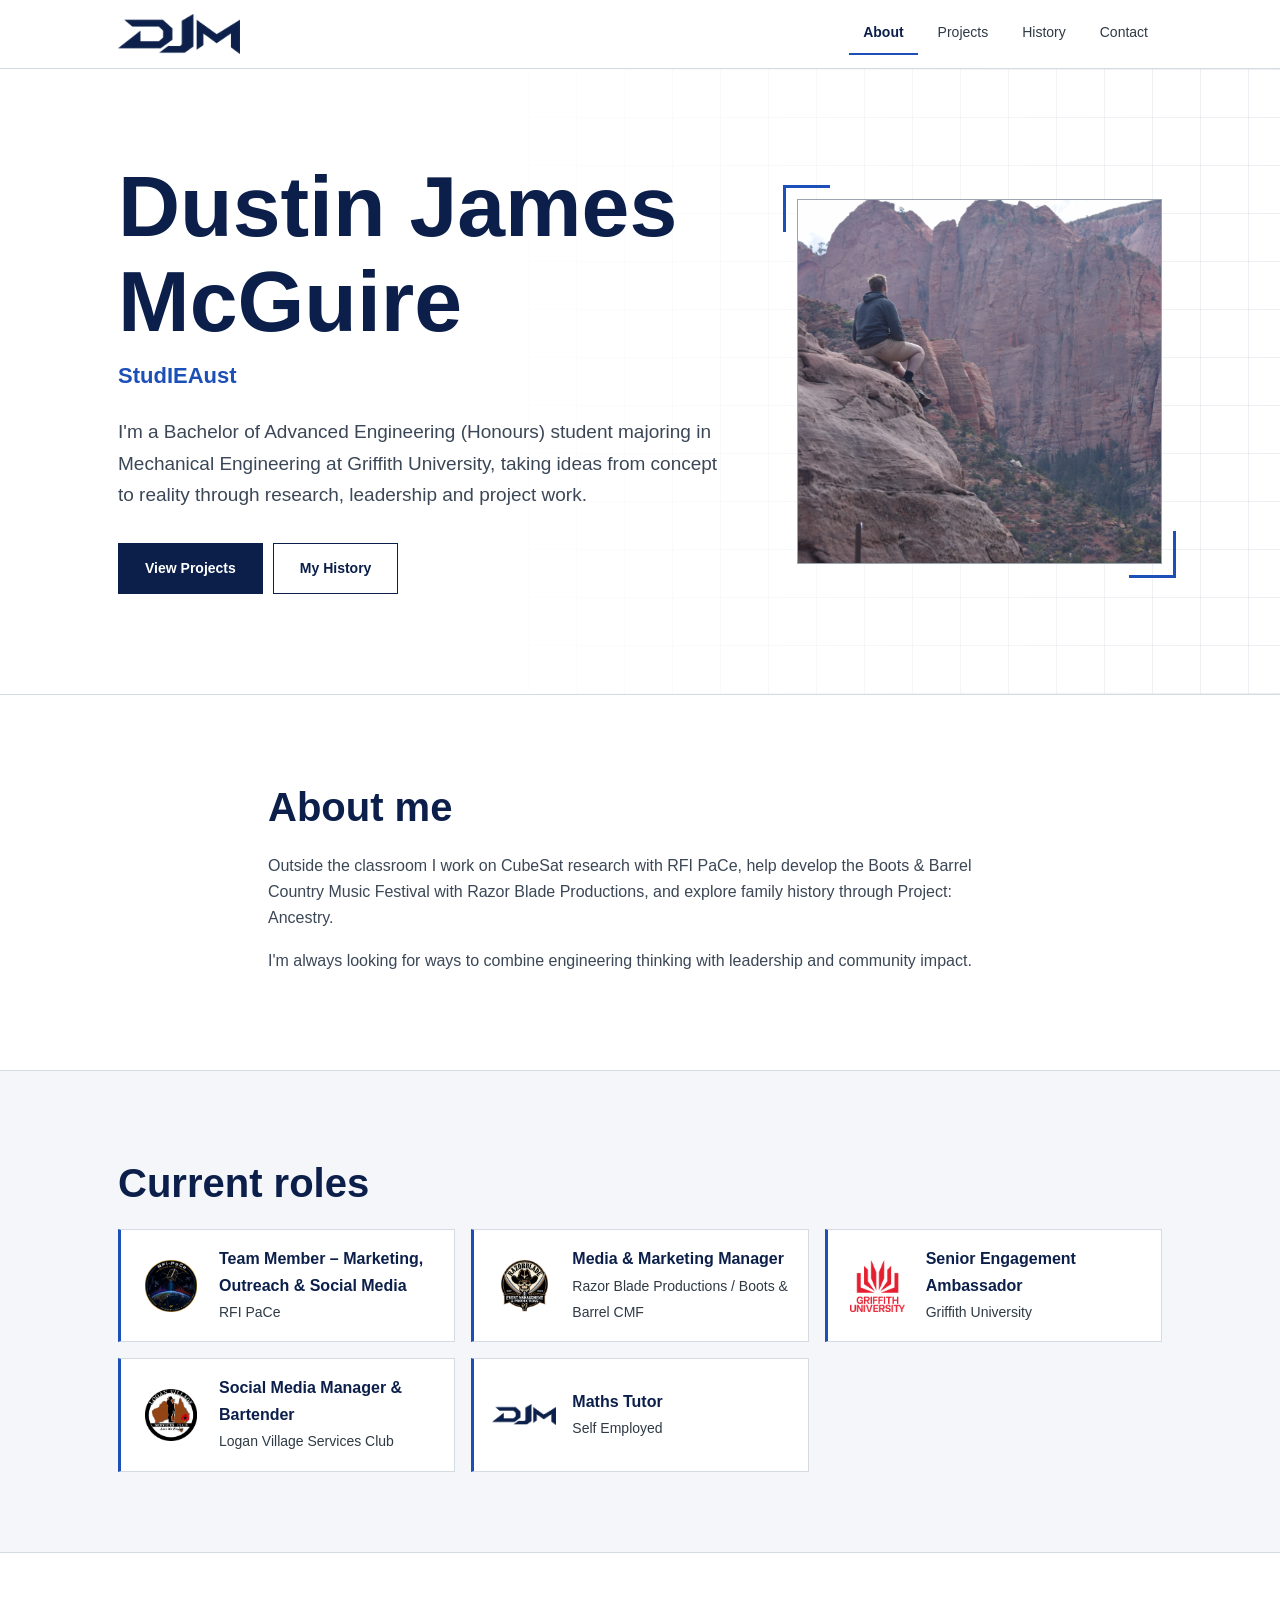
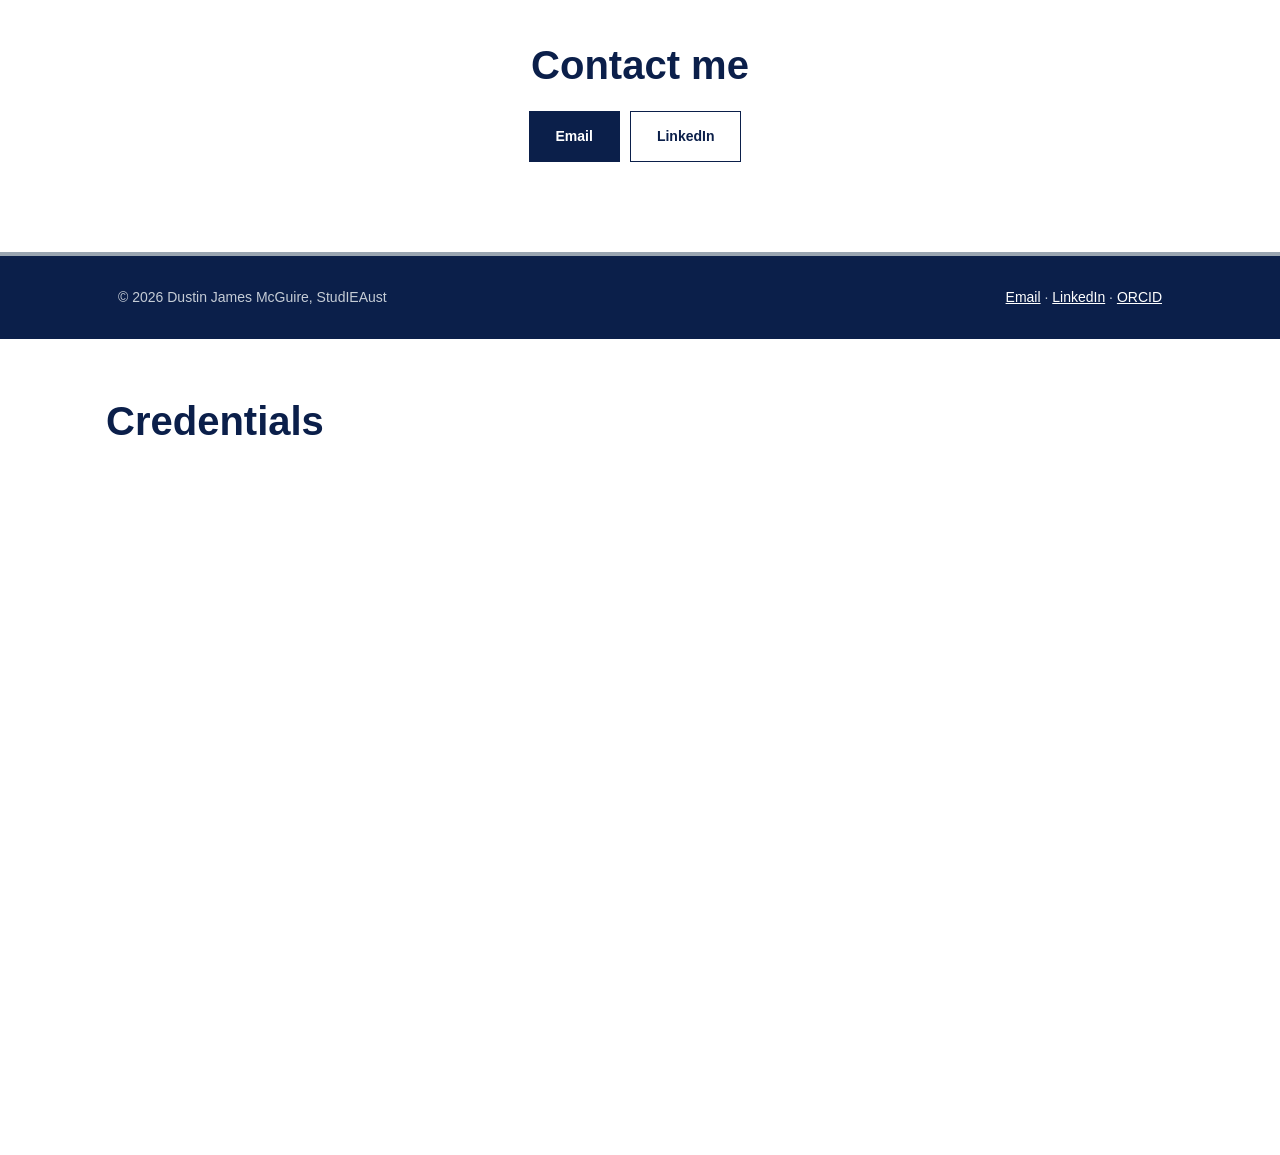
<file: index.html>
<!DOCTYPE html>
<html lang="en"><head><meta charset="UTF-8"><meta name="viewport" content="width=device-width, initial-scale=1.0">
<title>Dustin James McGuire, StudIEAust</title>
<link rel="stylesheet" href="style.css"></head>
<body data-root="" data-page="about">

<section class="hero"><div class="wrap"><div>
<h1>Dustin James<br>McGuire</h1><p class="post">StudIEAust</p>
<p class="lead">I'm a Bachelor of Advanced Engineering (Honours) student majoring in Mechanical Engineering at Griffith University, taking ideas from concept to reality through research, leadership and project work.</p>
<a class="btn p" href="projects/index.html">View Projects</a><a class="btn s" href="history/index.html">My History</a></div>
<div class="photo"><img src="assets/profile.JPG" alt="Dustin James McGuire"></div></div></section>

<section class="s"><div class="wrap" style="max-width:800px"><h2>About me</h2>
<p>Outside the classroom I work on CubeSat research with RFI PaCe, help develop the Boots &amp; Barrel Country Music Festival with Razor Blade Productions, and explore family history through Project: Ancestry.</p>
<p>I'm always looking for ways to combine engineering thinking with leadership and community impact.</p></div></section>

<section class="s alt"><div class="wrap"><h2>Current roles</h2><div class="roles">
<div class="role"><img src="assets/logos/rfi-pace.png" alt=""><div><strong>Team Member &ndash; Marketing, Outreach &amp; Social Media</strong><span>RFI PaCe</span></div></div>
<div class="role"><img src="assets/logos/rbp.png" alt=""><div><strong>Media &amp; Marketing Manager</strong><span>Razor Blade Productions / Boots &amp; Barrel CMF</span></div></div>
<div class="role"><img src="assets/logos/griffith.png" alt=""><div><strong>Senior Engagement Ambassador</strong><span>Griffith University</span></div></div>
<div class="role"><img src="assets/logos/lvsc.png" alt=""><div><strong>Social Media Manager &amp; Bartender</strong><span>Logan Village Services Club</span></div></div>
<div class="role"><img src="assets/logos/tutor.png" alt=""><div><strong>Maths Tutor</strong><span>Self Employed</span></div></div>
</div></div></section>
<section class="s"><div class="wrap contact"><h2>Contact me</h2>
<a class="btn p" href="mailto:dustinjmcguire@gmail.com">Email</a><a class="btn s" href="https://www.linkedin.com/in/du57y/" target="_blank" rel="noopener">LinkedIn</a></div></section>
<script src="data/history.js"></script><script src="render.js"></script><script src="site.js"></script>
  <section id="credentials" style="max-width:1100px;margin:60px auto;padding:0 16px">
  <h2>Credentials</h2>
  <iframe
    src="https://du57y-7.github.io/CredDex/?u=dustin_mcguire&embed=1"
    title="Dustin's credentials"
    loading="lazy"
    style="width:100%;height:620px;border:0"></iframe>
  </section>
</body></html>
</file>
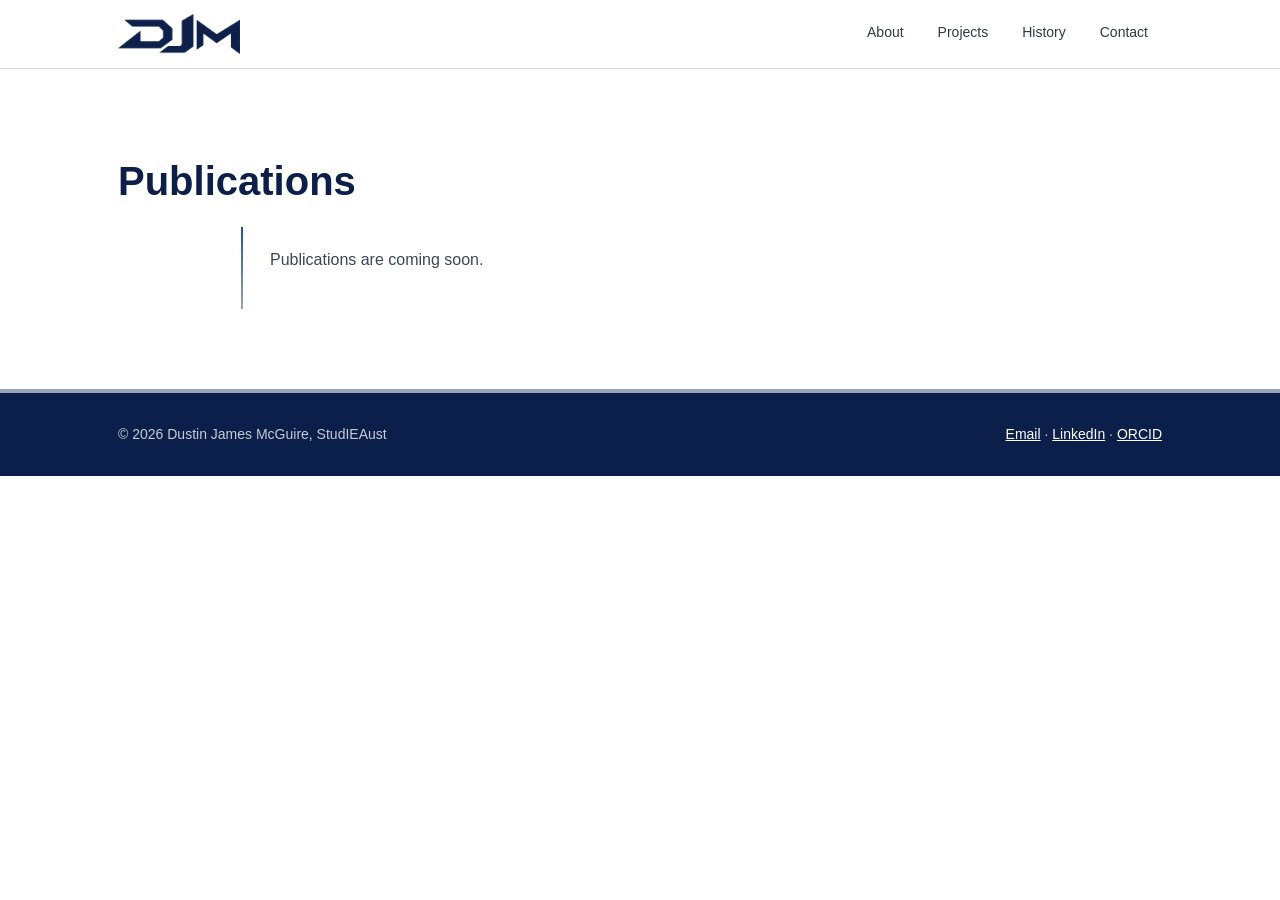
<file: _hidden_publications/index.html>
<!DOCTYPE html>
<html lang="en"><head><meta charset="UTF-8"><meta name="viewport" content="width=device-width, initial-scale=1.0">
<title>Publications | Dustin James McGuire</title><meta name="robots" content="noindex">
<link rel="stylesheet" href="../style.css"></head>
<body data-root="../" data-page="publications">

<section class="s"><div class="wrap"><h2>Publications</h2><div class="tl" id="pubs"></div></div></section>
<script src="../data/history.js"></script><script src="publications.js"></script><script src="render-publications.js"></script><script src="../site.js"></script>
</body></html>
</file>
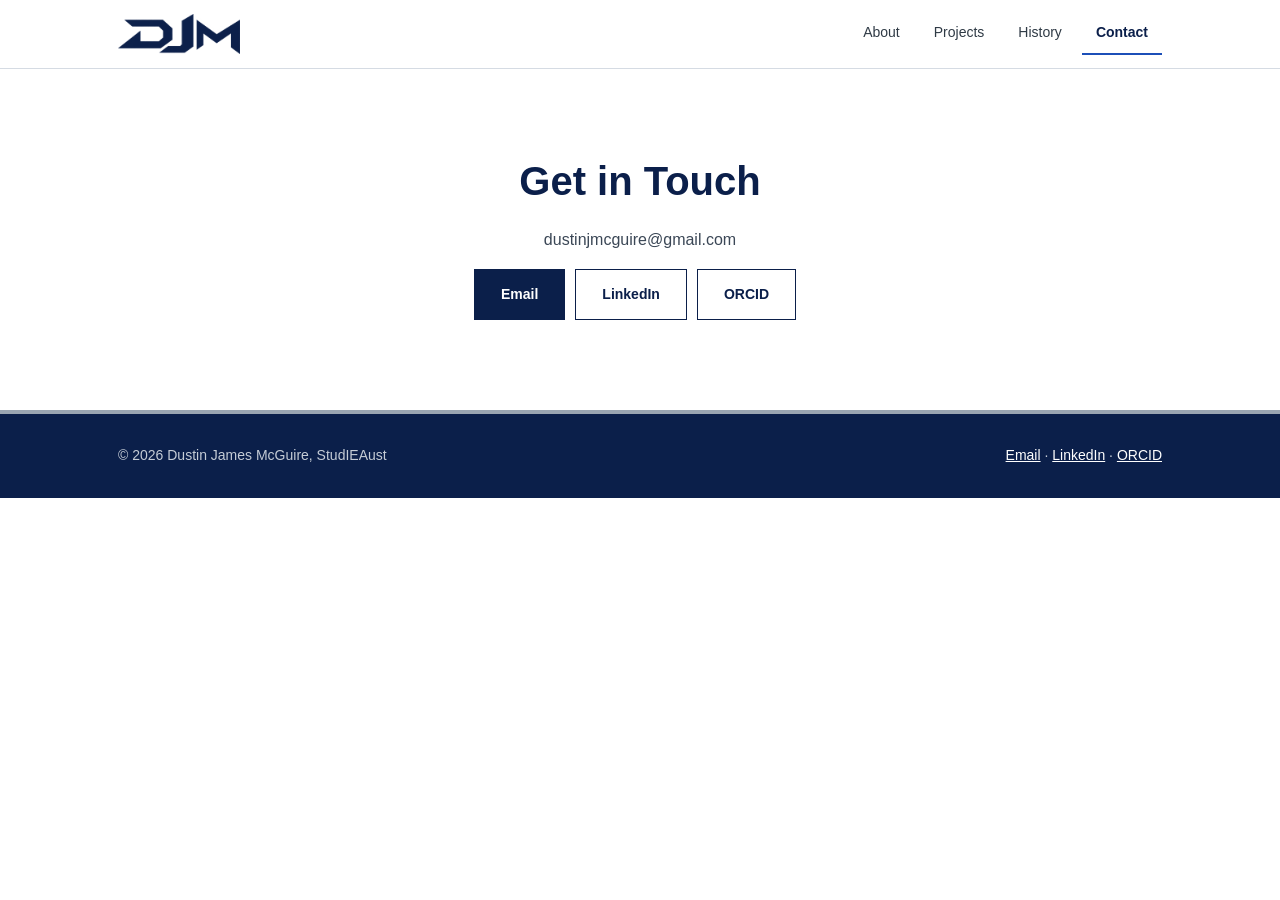
<file: contact/index.html>
<!DOCTYPE html>
<html lang="en"><head><meta charset="UTF-8"><meta name="viewport" content="width=device-width, initial-scale=1.0">
<title>Contact | Dustin James McGuire</title>
<link rel="stylesheet" href="../style.css"></head>
<body data-root="../" data-page="contact">

<section class="s"><div class="wrap contact"><h2>Get in Touch</h2>
<p>dustinjmcguire@gmail.com</p><a class="btn p" href="mailto:dustinjmcguire@gmail.com">Email</a><a class="btn s" href="https://www.linkedin.com/in/du57y/" target="_blank" rel="noopener">LinkedIn</a><a class="btn s" href="https://orcid.org/0009-0005-3889-661X" target="_blank" rel="noopener">ORCID</a></div></section>
<script src="../data/history.js"></script><script src="../render.js"></script><script src="../site.js"></script>
</body></html>
</file>
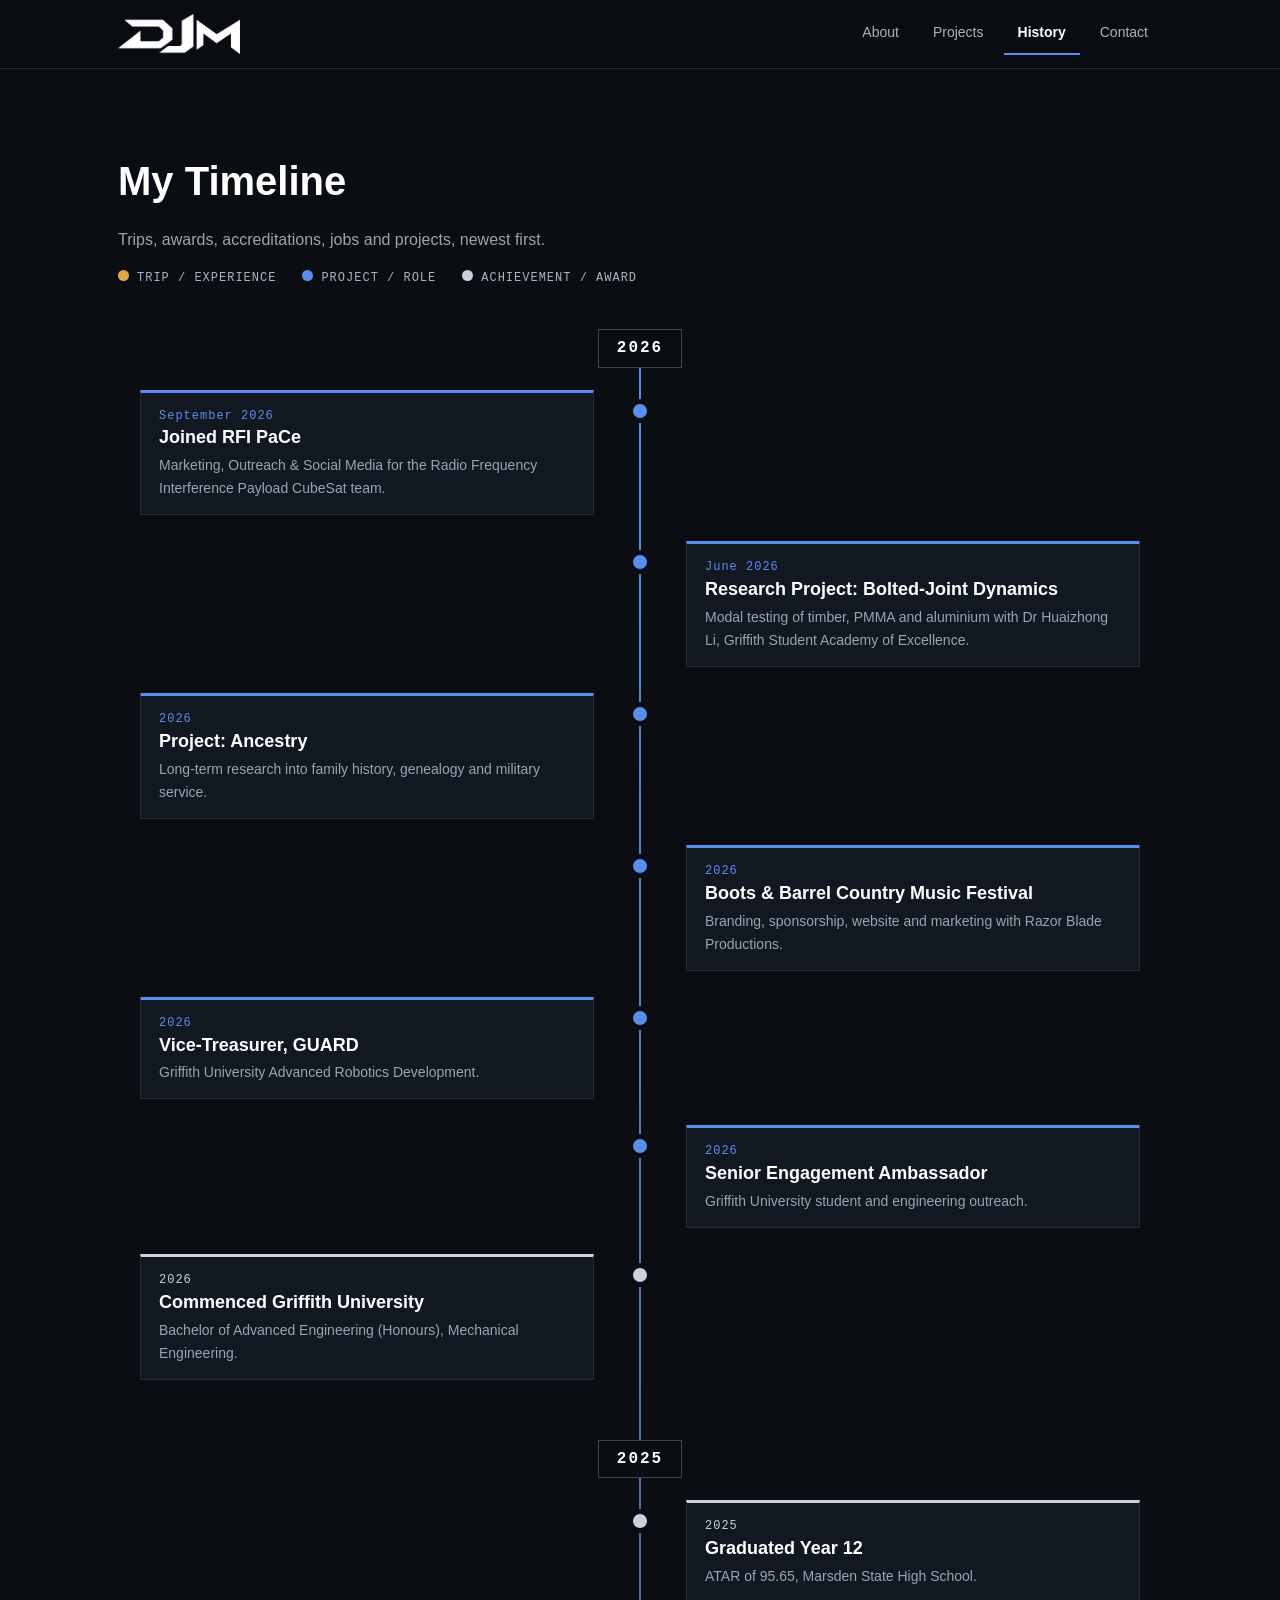
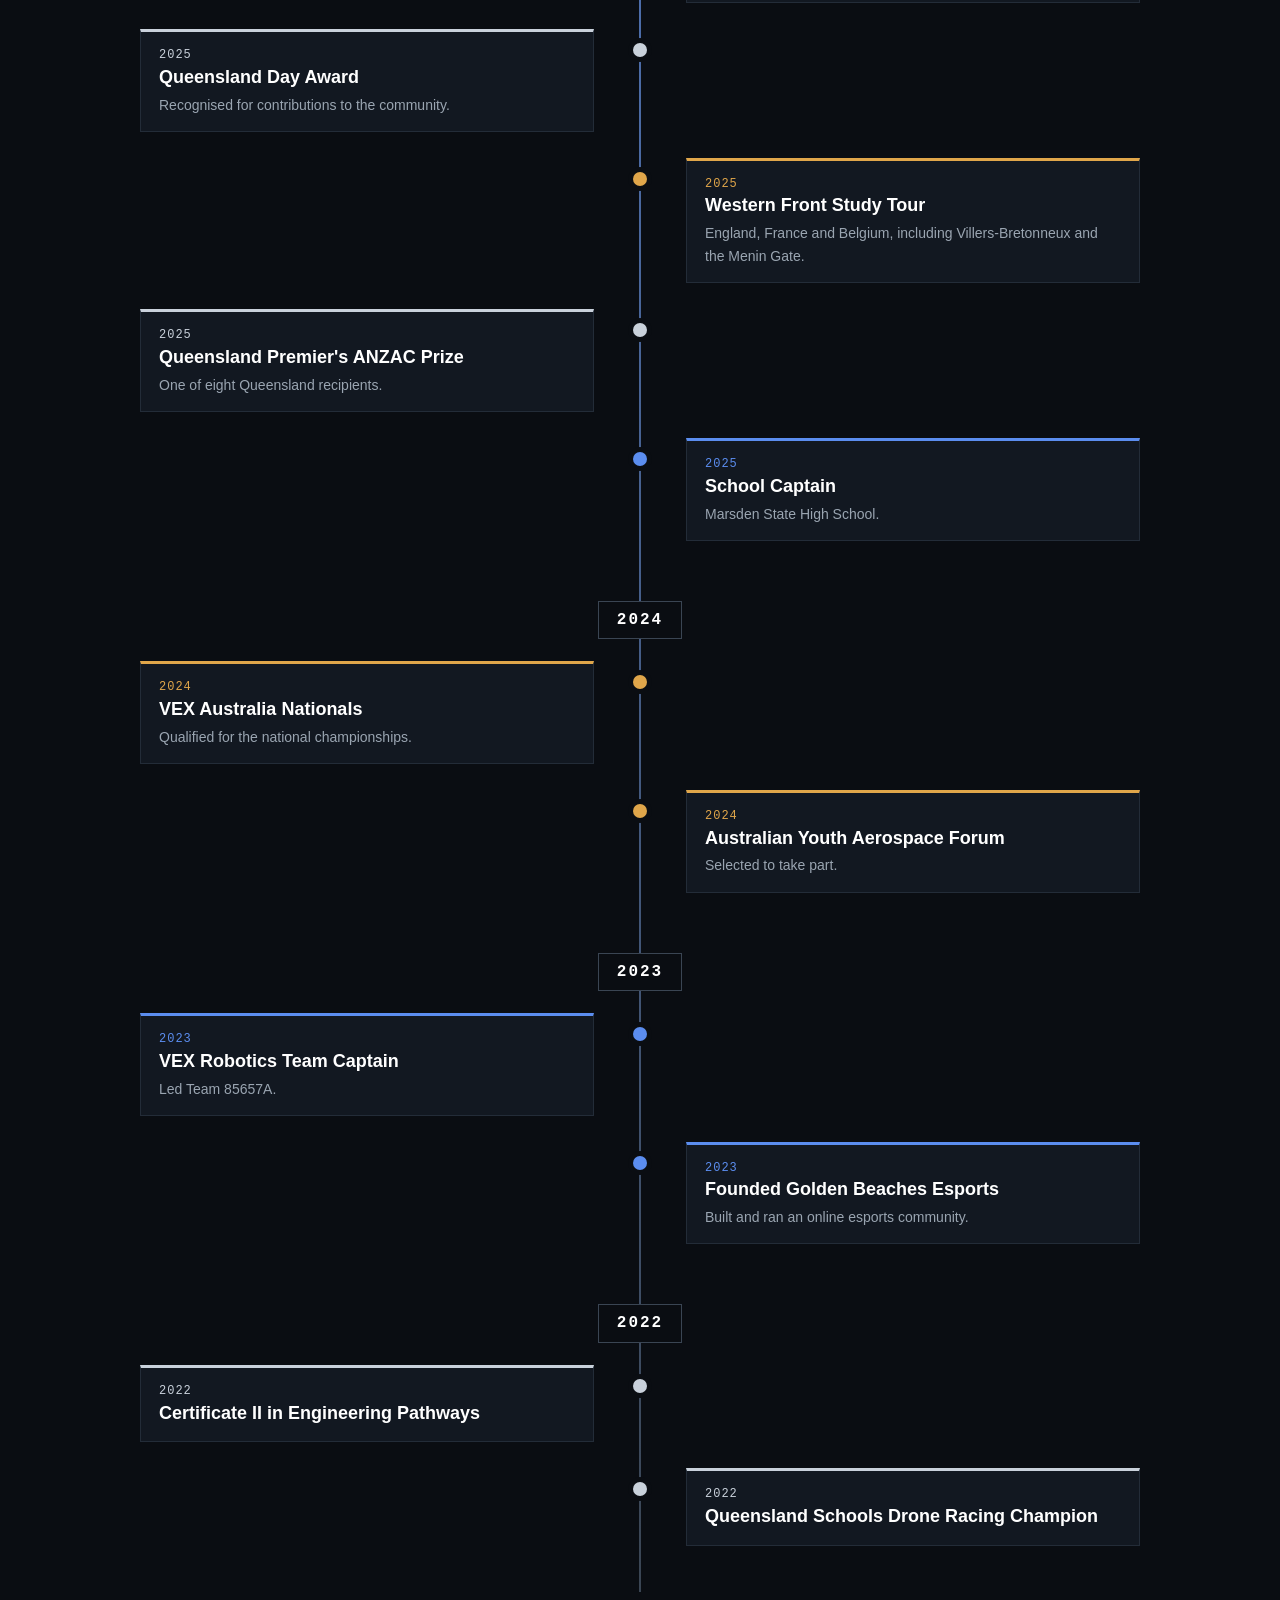
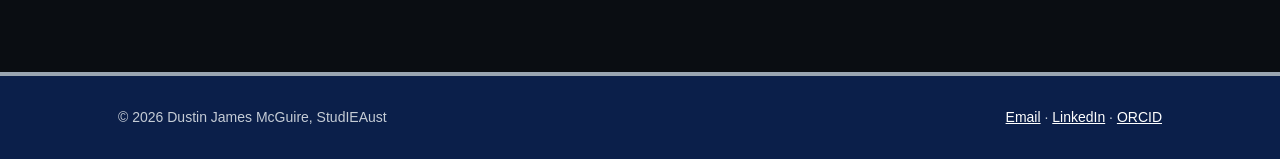
<file: history/index.html>
<!DOCTYPE html>
<html lang="en"><head><meta charset="UTF-8"><meta name="viewport" content="width=device-width, initial-scale=1.0">
<title>History | Dustin James McGuire</title>
<link rel="stylesheet" href="../style.css"></head>
<body class="dark" data-root="../" data-page="history">

<section class="s"><div class="wrap"><h2>My Timeline</h2>
<p>Trips, awards, accreditations, jobs and projects, newest first.</p><div class="key"><span><i style="--c:#e0a64a"></i>Trip / experience</span><span><i style="--c:#5b8def"></i>Project / role</span><span><i style="--c:#c9d1db"></i>Achievement / award</span></div><div class="tl2" id="timeline"></div></div></section>
<script src="../data/history.js"></script><script src="../render.js"></script><script src="../site.js"></script>
</body></html>
</file>
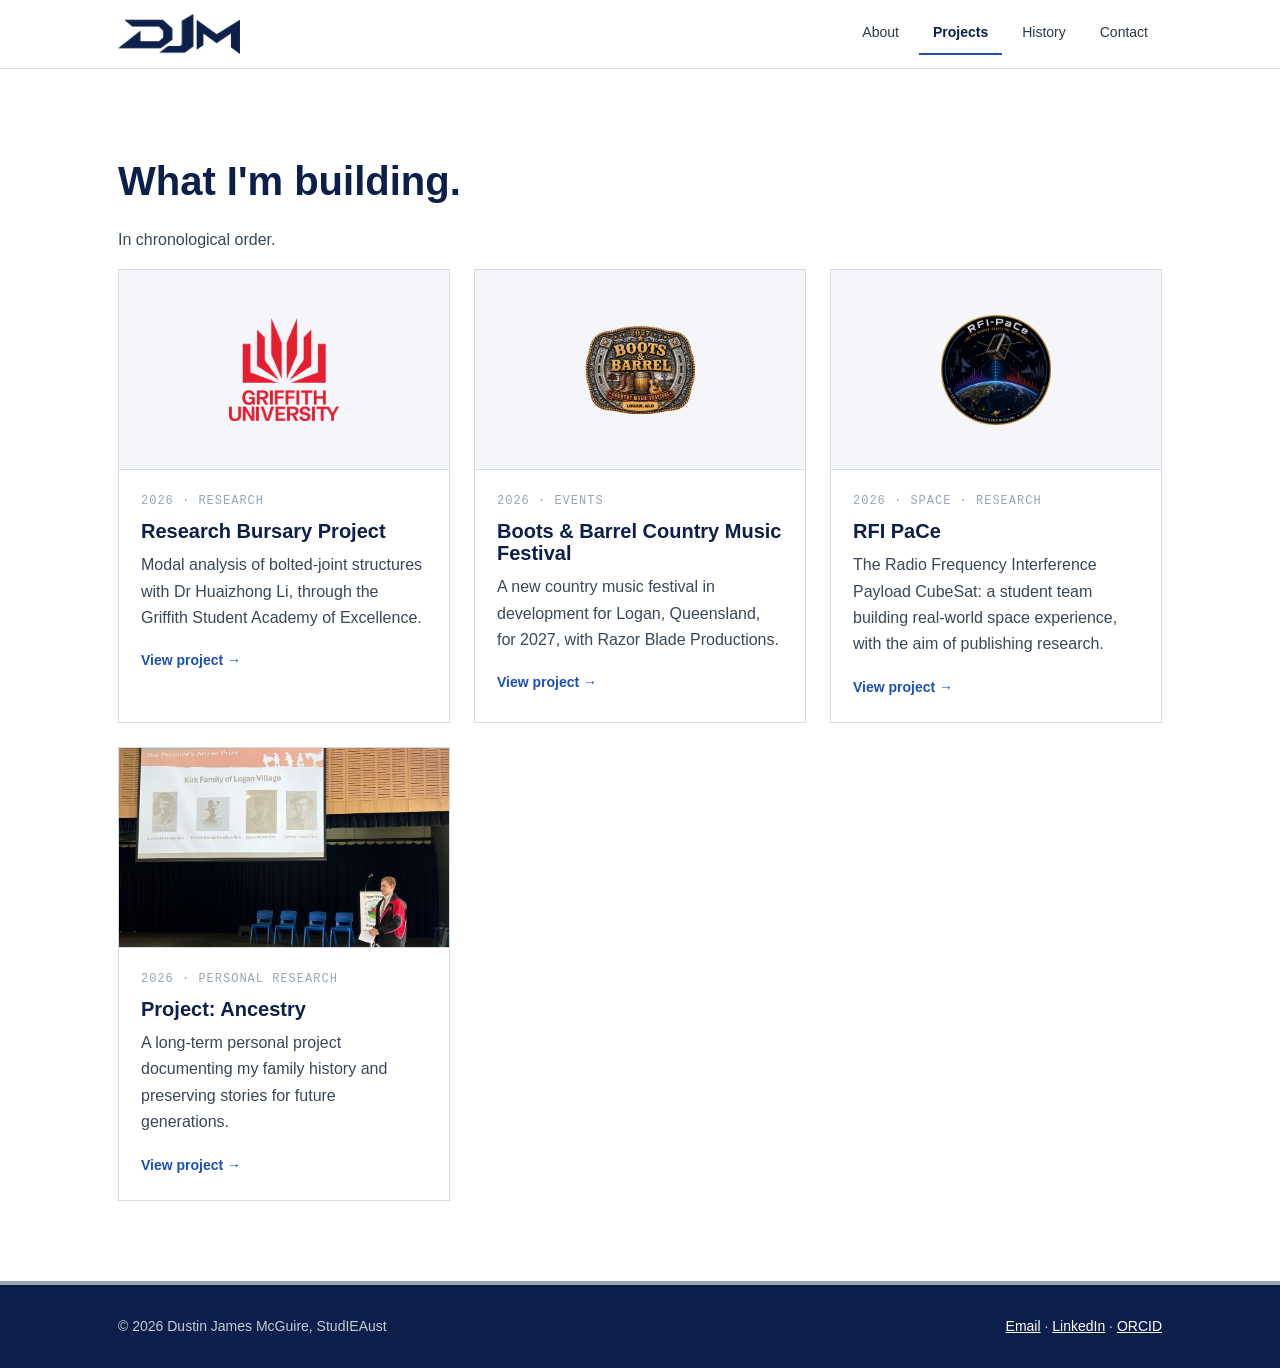
<file: projects/index.html>
<!DOCTYPE html>
<html lang="en"><head><meta charset="UTF-8"><meta name="viewport" content="width=device-width, initial-scale=1.0">
<title>Projects | Dustin James McGuire</title>
<link rel="stylesheet" href="../style.css"></head>
<body data-root="../" data-page="projects">

<section class="s"><div class="wrap"><h2>What I'm building.</h2><p>In chronological order.</p><div class="cards">
<a class="card" href="research.html"><div class="logo-tile"><img src="../assets/logos/griffith.png" alt=""></div><div class="b"><div class="meta">2026 · RESEARCH</div><h3>Research Bursary Project</h3><p>Modal analysis of bolted-joint structures with Dr Huaizhong Li, through the Griffith Student Academy of Excellence.</p><span class="go">View project →</span></div></a>
<a class="card" href="boots-and-barrel.html"><div class="logo-tile"><img src="../assets/logos/boots-and-barrel.png" alt=""></div><div class="b"><div class="meta">2026 · EVENTS</div><h3>Boots &amp; Barrel Country Music Festival</h3><p>A new country music festival in development for Logan, Queensland, for 2027, with Razor Blade Productions.</p><span class="go">View project →</span></div></a>
<a class="card" href="rfi-pace.html"><div class="logo-tile"><img src="../assets/logos/rfi-pace.png" alt=""></div><div class="b"><div class="meta">2026 · SPACE · RESEARCH</div><h3>RFI PaCe</h3><p>The Radio Frequency Interference Payload CubeSat: a student team building real-world space experience, with the aim of publishing research.</p><span class="go">View project →</span></div></a>
<a class="card" href="project-ancestry.html"><img src="../assets/project-ancestry.JPG" alt=""><div class="b"><div class="meta">2026 · PERSONAL RESEARCH</div><h3>Project: Ancestry</h3><p>A long-term personal project documenting my family history and preserving stories for future generations.</p><span class="go">View project →</span></div></a>
</div></div></section>
<script src="../data/history.js"></script><script src="../render.js"></script><script src="../site.js"></script>
</body></html>
</file>
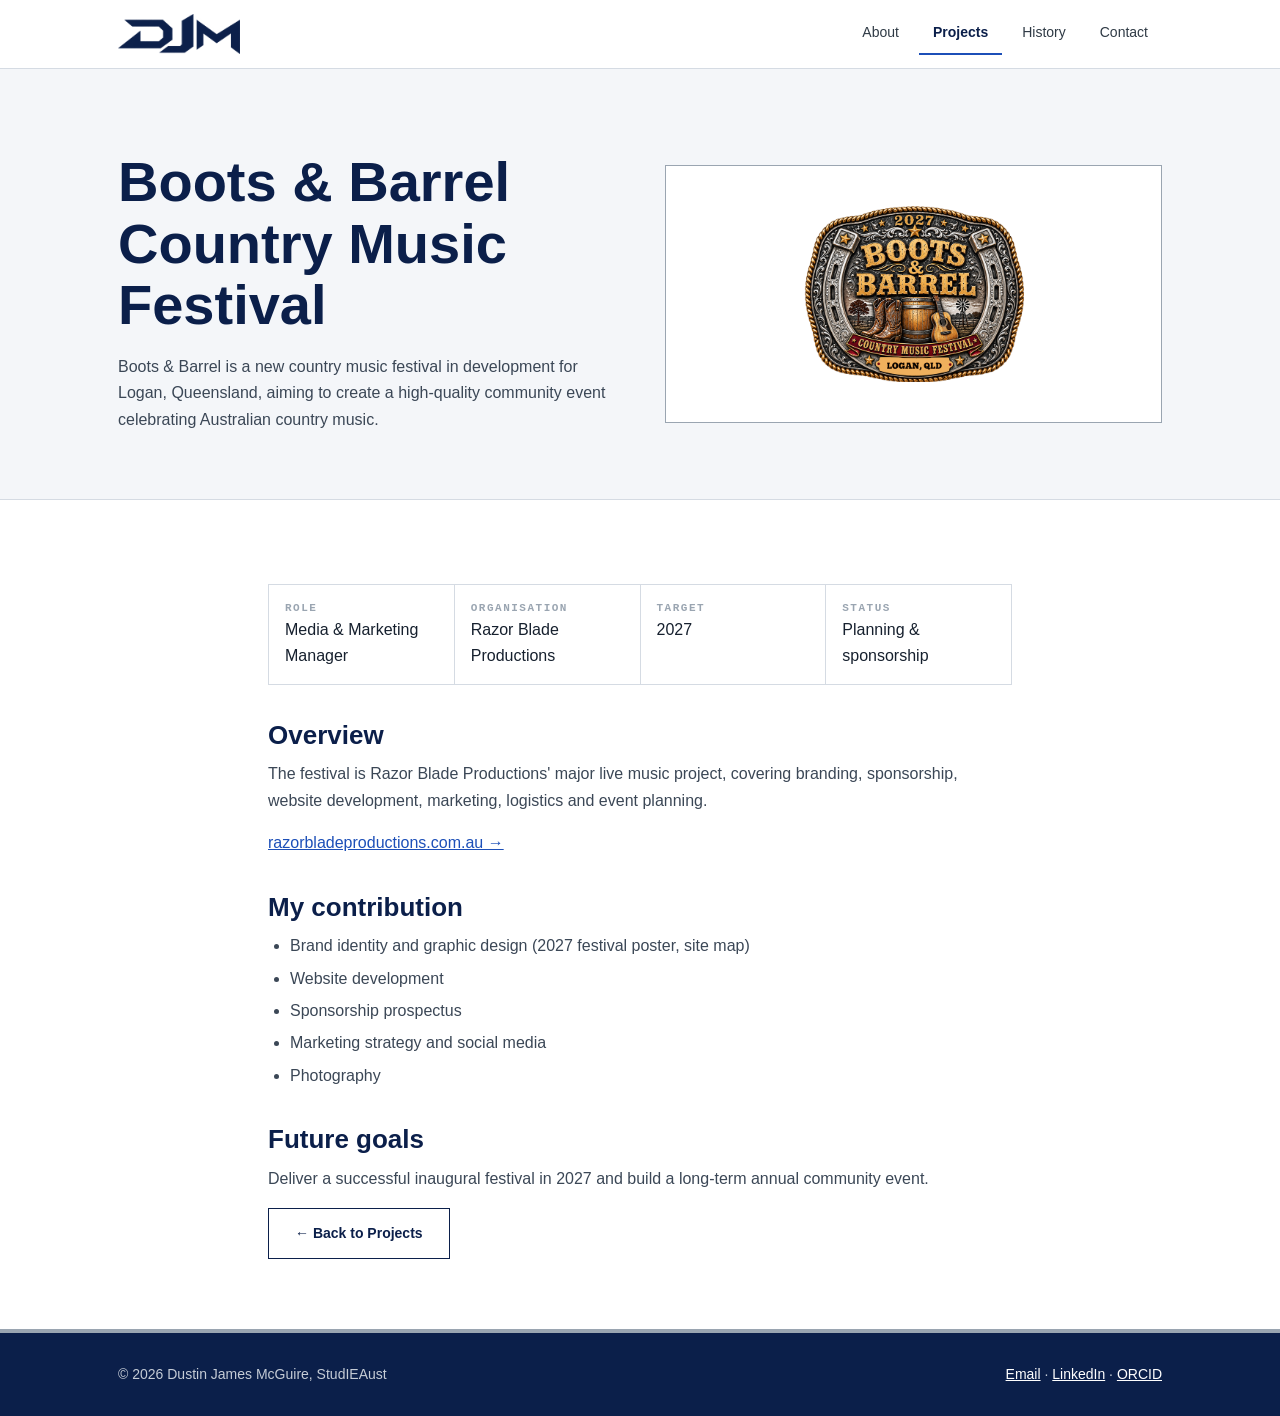
<file: projects/boots-and-barrel.html>
<!DOCTYPE html>
<html lang="en"><head><meta charset="UTF-8"><meta name="viewport" content="width=device-width, initial-scale=1.0">
<title>Boots &amp; Barrel Country Music Festival | Dustin James McGuire</title>
<link rel="stylesheet" href="../style.css"></head>
<body data-root="../" data-page="projects">

<section class="phead"><div class="wrap"><div><h1>Boots &amp; Barrel Country Music Festival</h1><p>Boots &amp; Barrel is a new country music festival in development for Logan, Queensland, aiming to create a high-quality community event celebrating Australian country music.</p></div><div class="logo-tile"><img src="../assets/logos/boots-and-barrel.png" alt="Boots &amp; Barrel Country Music Festival"></div></div></section>
<section class="body"><div class="facts"><div><b>Role</b>Media &amp; Marketing Manager</div><div><b>Organisation</b>Razor Blade Productions</div><div><b>Target</b>2027</div><div><b>Status</b>Planning &amp; sponsorship</div></div><h2>Overview</h2><p>The festival is Razor Blade Productions' major live music project, covering branding, sponsorship, website development, marketing, logistics and event planning.</p><p><a href="https://razorbladeproductions.com.au" target="_blank" rel="noopener">razorbladeproductions.com.au →</a></p><h2>My contribution</h2><ul><li>Brand identity and graphic design (2027 festival poster, site map)</li><li>Website development</li><li>Sponsorship prospectus</li><li>Marketing strategy and social media</li><li>Photography</li></ul><h2>Future goals</h2><p>Deliver a successful inaugural festival in 2027 and build a long-term annual community event.</p><a class="btn s" href="index.html">← Back to Projects</a></section>
<script src="../data/history.js"></script><script src="../render.js"></script><script src="../site.js"></script>
</body></html>
</file>
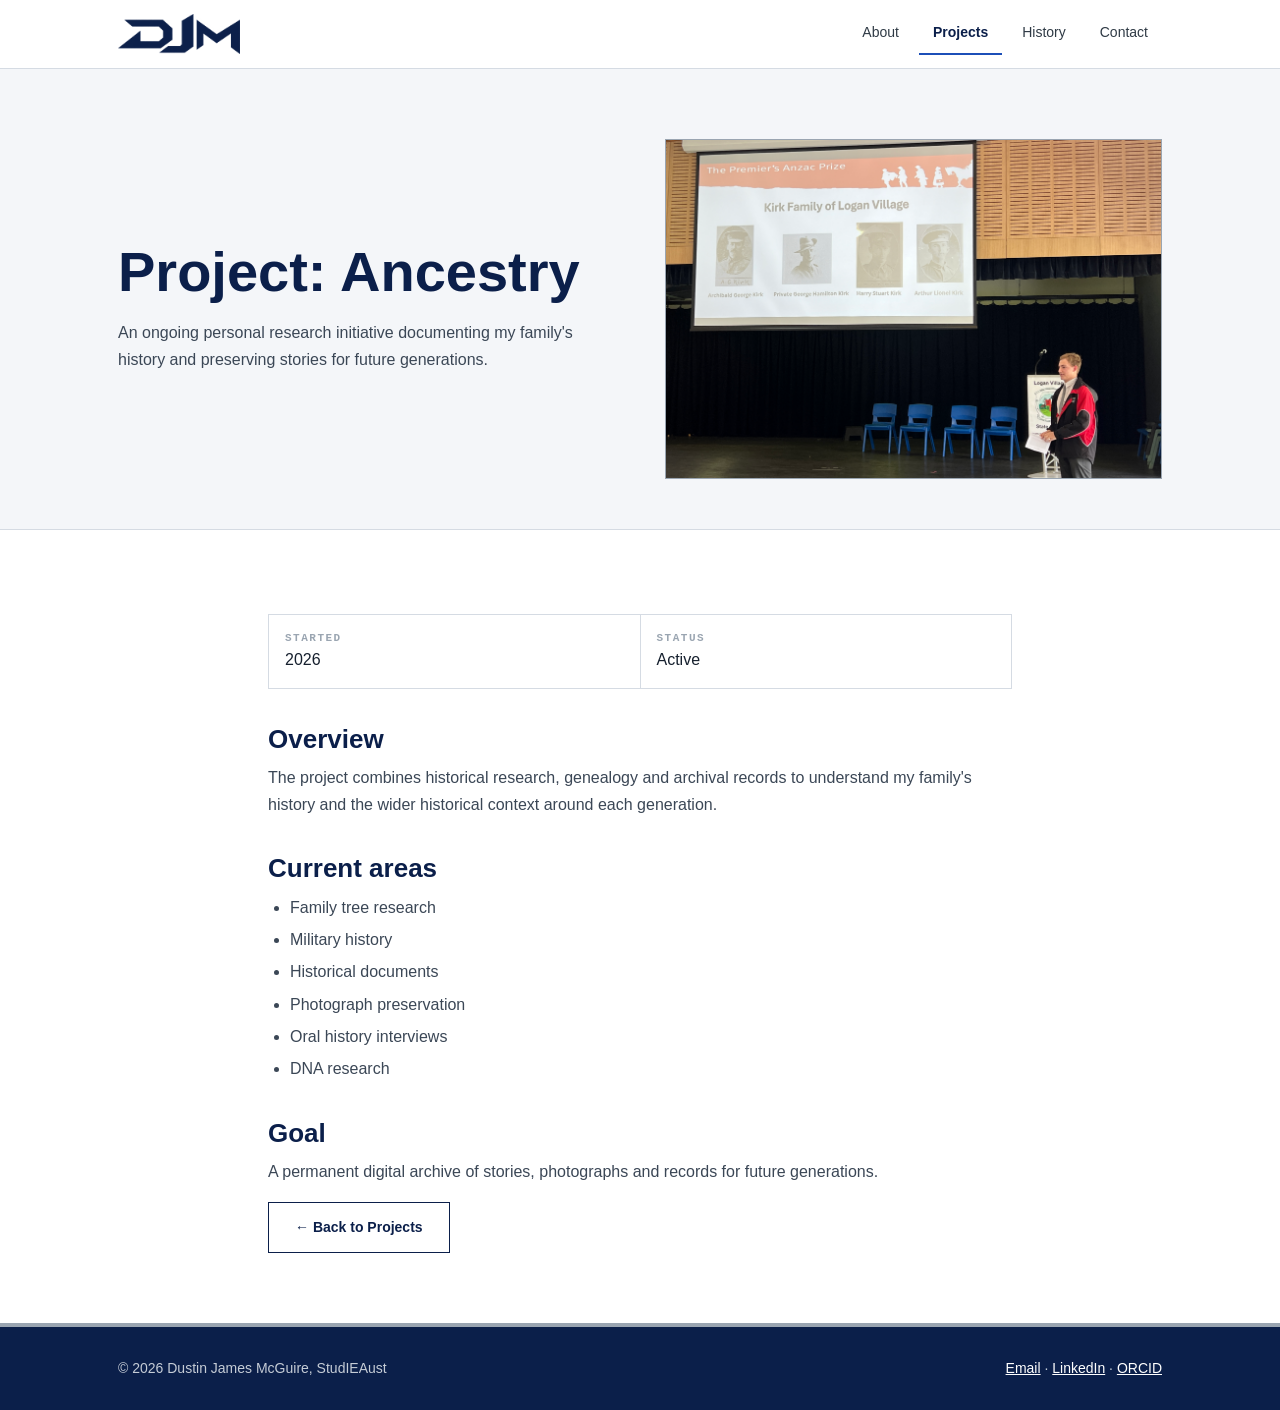
<file: projects/project-ancestry.html>
<!DOCTYPE html>
<html lang="en"><head><meta charset="UTF-8"><meta name="viewport" content="width=device-width, initial-scale=1.0">
<title>Project: Ancestry | Dustin James McGuire</title>
<link rel="stylesheet" href="../style.css"></head>
<body data-root="../" data-page="projects">

<section class="phead"><div class="wrap"><div><h1>Project: Ancestry</h1><p>An ongoing personal research initiative documenting my family's history and preserving stories for future generations.</p></div><img src="../assets/project-ancestry.JPG" alt=""></div></section>
<section class="body"><div class="facts"><div><b>Started</b>2026</div><div><b>Status</b>Active</div></div><h2>Overview</h2><p>The project combines historical research, genealogy and archival records to understand my family's history and the wider historical context around each generation.</p><h2>Current areas</h2><ul><li>Family tree research</li><li>Military history</li><li>Historical documents</li><li>Photograph preservation</li><li>Oral history interviews</li><li>DNA research</li></ul><h2>Goal</h2><p>A permanent digital archive of stories, photographs and records for future generations.</p><a class="btn s" href="index.html">← Back to Projects</a></section>
<script src="../data/history.js"></script><script src="../render.js"></script><script src="../site.js"></script>
</body></html>
</file>
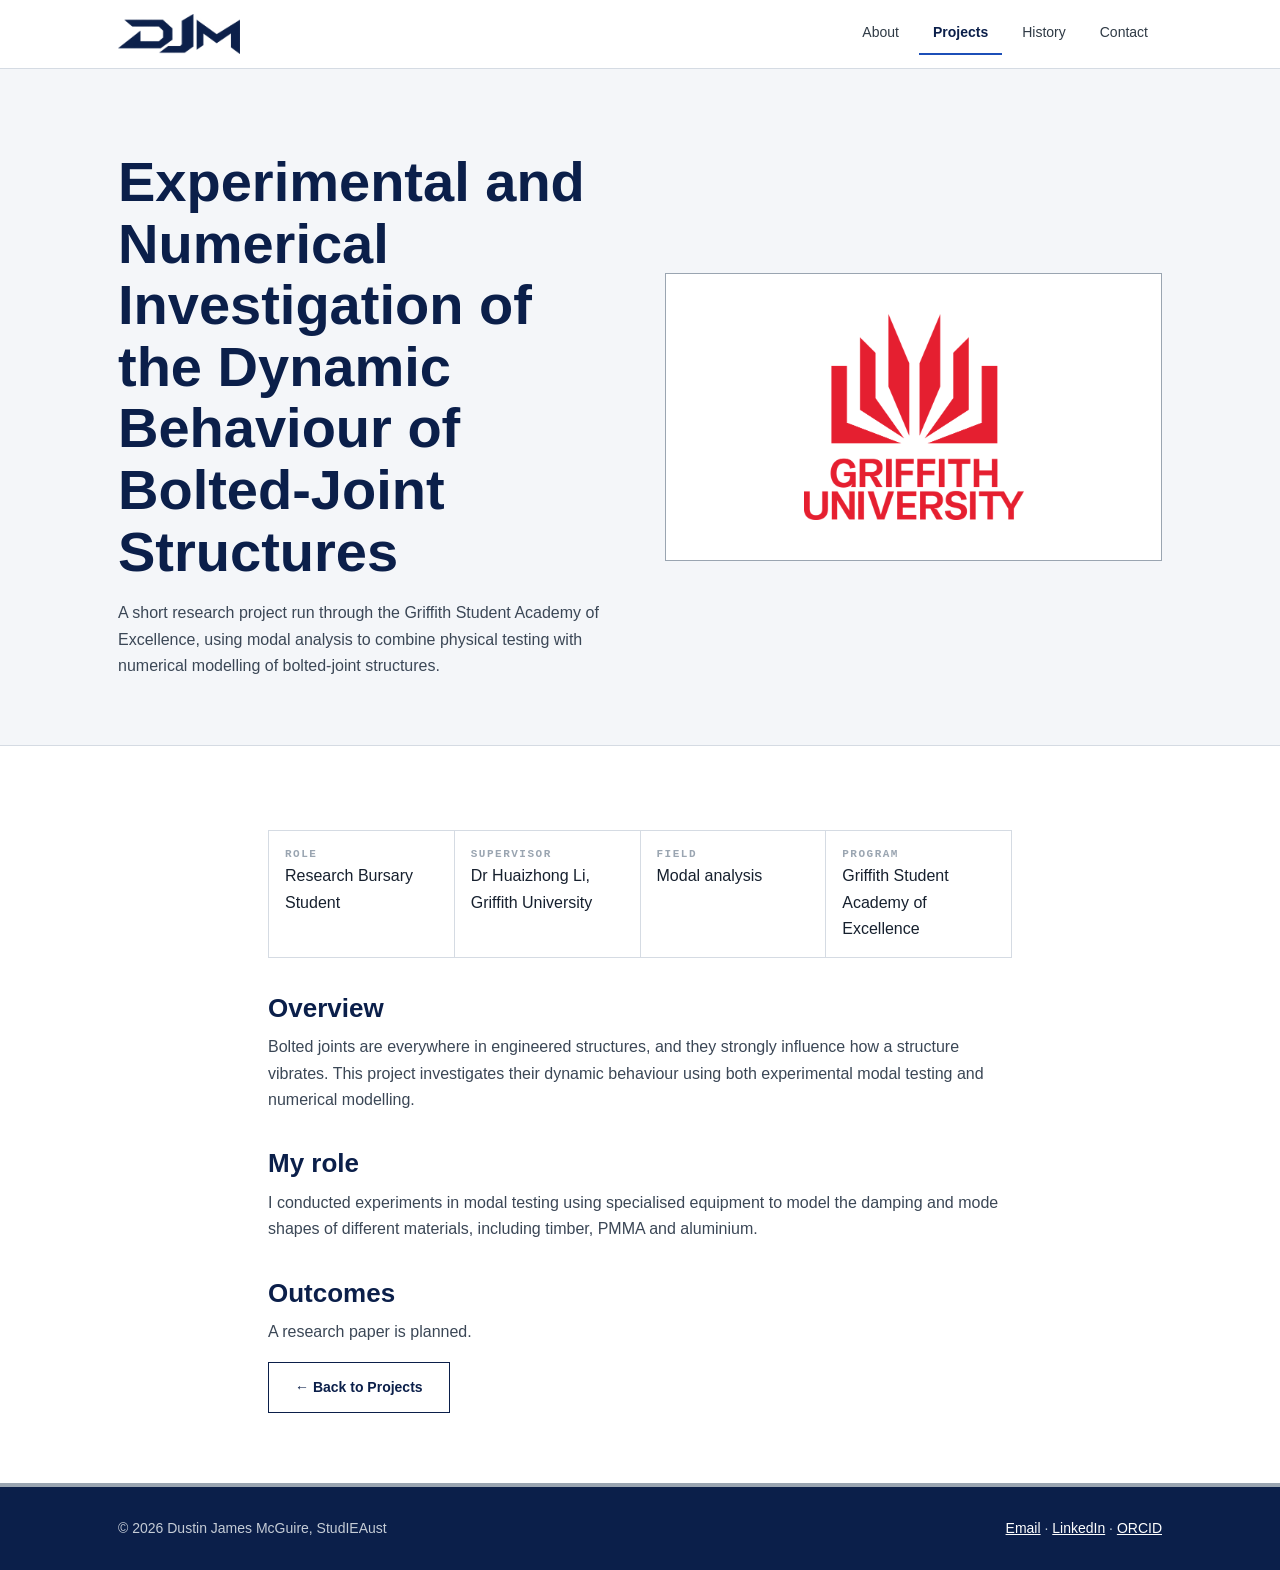
<file: projects/research.html>
<!DOCTYPE html>
<html lang="en"><head><meta charset="UTF-8"><meta name="viewport" content="width=device-width, initial-scale=1.0">
<title>Experimental and Numerical Investigation of the Dynamic Behaviour of Bolted-Joint Structures | Dustin James McGuire</title>
<link rel="stylesheet" href="../style.css"></head>
<body data-root="../" data-page="projects">

<section class="phead"><div class="wrap"><div><h1>Experimental and Numerical Investigation of the Dynamic Behaviour of Bolted-Joint Structures</h1><p>A short research project run through the Griffith Student Academy of Excellence, using modal analysis to combine physical testing with numerical modelling of bolted-joint structures.</p></div><div class="logo-tile"><img src="../assets/logos/griffith.png" alt=""></div></div></section>
<section class="body"><div class="facts"><div><b>Role</b>Research Bursary Student</div><div><b>Supervisor</b>Dr Huaizhong Li, Griffith University</div><div><b>Field</b>Modal analysis</div><div><b>Program</b>Griffith Student Academy of Excellence</div></div><h2>Overview</h2><p>Bolted joints are everywhere in engineered structures, and they strongly influence how a structure vibrates. This project investigates their dynamic behaviour using both experimental modal testing and numerical modelling.</p>
<h2>My role</h2><p>I conducted experiments in modal testing using specialised equipment to model the damping and mode shapes of different materials, including timber, PMMA and aluminium.</p>
<h2>Outcomes</h2><p>A research paper is planned.</p><a class="btn s" href="index.html">← Back to Projects</a></section>
<script src="../data/history.js"></script><script src="../render.js"></script><script src="../site.js"></script>
</body></html>
</file>
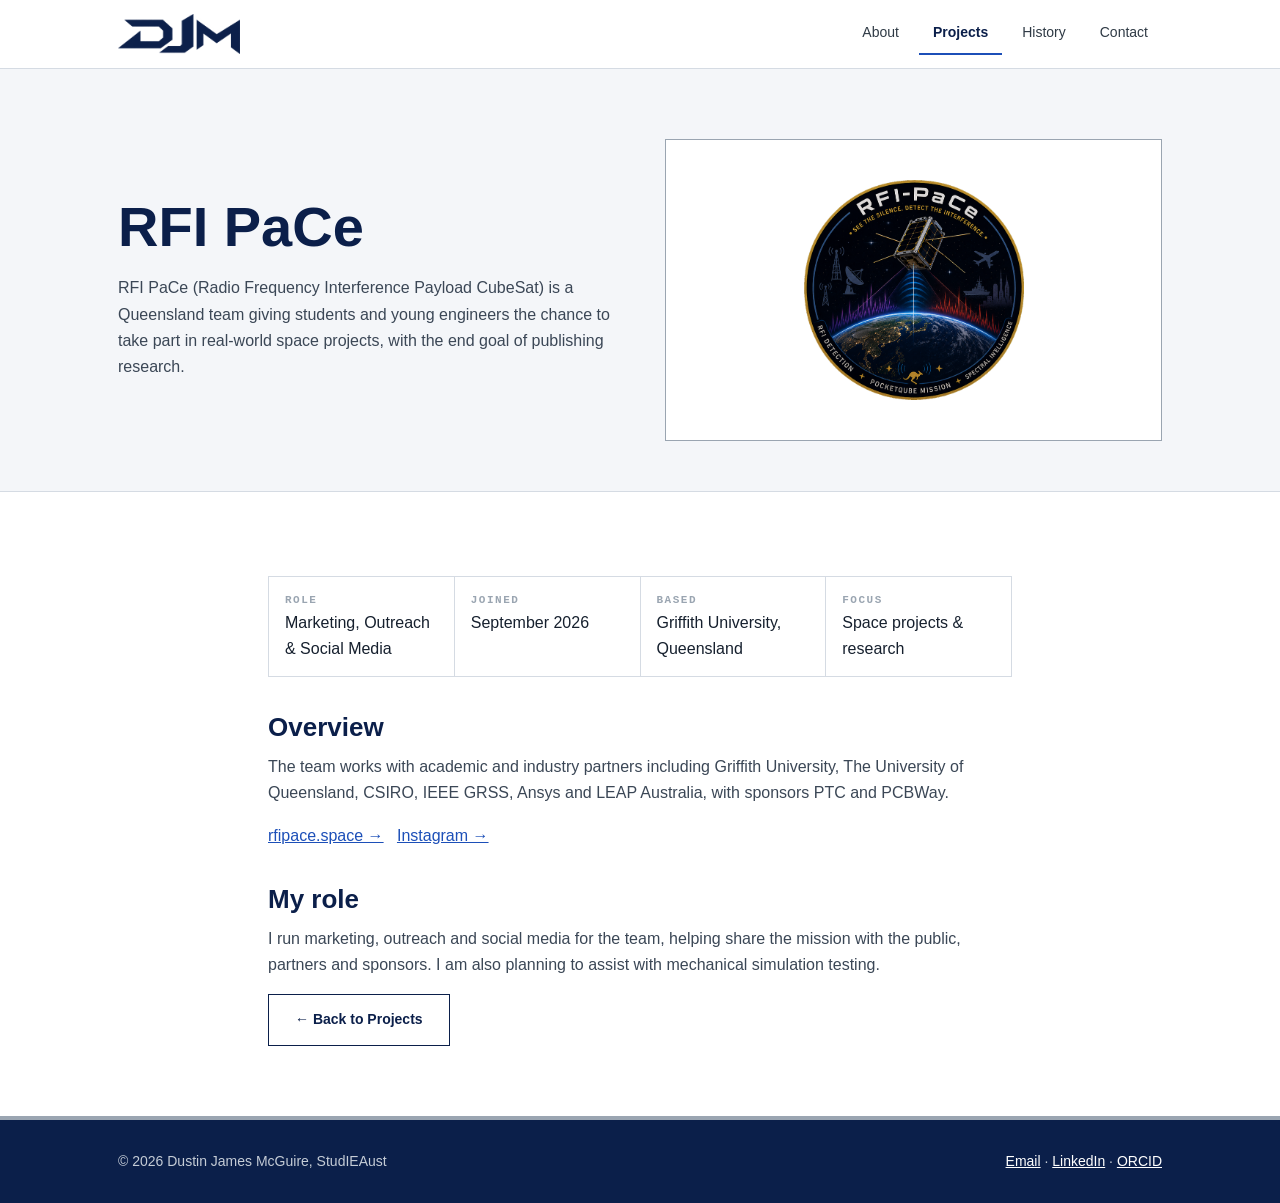
<file: projects/rfi-pace.html>
<!DOCTYPE html>
<html lang="en"><head><meta charset="UTF-8"><meta name="viewport" content="width=device-width, initial-scale=1.0">
<title>RFI PaCe | Dustin James McGuire</title>
<link rel="stylesheet" href="../style.css"></head>
<body data-root="../" data-page="projects">

<section class="phead"><div class="wrap"><div><h1>RFI PaCe</h1><p>RFI PaCe (Radio Frequency Interference Payload CubeSat) is a Queensland team giving students and young engineers the chance to take part in real-world space projects, with the end goal of publishing research.</p></div><div class="logo-tile"><img src="../assets/logos/rfi-pace.png" alt=""></div></div></section>
<section class="body"><div class="facts"><div><b>Role</b>Marketing, Outreach &amp; Social Media</div><div><b>Joined</b>September 2026</div><div><b>Based</b>Griffith University, Queensland</div><div><b>Focus</b>Space projects &amp; research</div></div><h2>Overview</h2><p>The team works with academic and industry partners including Griffith University, The University of Queensland, CSIRO, IEEE GRSS, Ansys and LEAP Australia, with sponsors PTC and PCBWay.</p><p><a href="https://rfipace.space" target="_blank" rel="noopener">rfipace.space →</a> &nbsp; <a href="https://www.instagram.com/rfi_pace/" target="_blank" rel="noopener">Instagram →</a></p><h2>My role</h2><p>I run marketing, outreach and social media for the team, helping share the mission with the public, partners and sponsors. I am also planning to assist with mechanical simulation testing.</p>
<a class="btn s" href="index.html">← Back to Projects</a></section>
<script src="../data/history.js"></script><script src="../render.js"></script><script src="../site.js"></script>
</body></html>
</file>
<file: style.css>
:root{--navy:#0b1f4a;--royal:#1c4fb8;--gun:#2f3a45;--silver:#9aa5b1;--light:#f4f6f9;--line:#d5dbe3;--mono:ui-monospace,SFMono-Regular,Menlo,Consolas,monospace}
*{margin:0;padding:0;box-sizing:border-box}html{scroll-behavior:smooth}
body{font-family:Arial,Helvetica,sans-serif;background:#fff;color:#16202e;line-height:1.65}
a{color:var(--royal)}img{max-width:100%;display:block}
.wrap{max-width:1100px;margin:auto;padding:0 28px}
/* nav */
.nav{position:sticky;top:0;z-index:50;background:rgba(255,255,255,.96);border-bottom:1px solid var(--line);backdrop-filter:blur(8px)}
.nav .wrap{display:flex;justify-content:space-between;align-items:center;height:68px}
.brand{display:flex;align-items:center;gap:12px;text-decoration:none;color:var(--navy);font-weight:700;letter-spacing:.4px}
.brand img{height:40px;width:auto}
.nav nav{display:flex;gap:6px}
.nav nav a{color:var(--gun);text-decoration:none;font-size:14px;padding:8px 14px;border-bottom:2px solid transparent}
.nav nav a:hover{color:var(--royal)}.nav nav a.on{color:var(--navy);border-color:var(--royal);font-weight:700}
/* type */
.label{font-family:var(--mono);font-size:12px;letter-spacing:2px;color:var(--royal);text-transform:uppercase}
.label:before{content:"// ";color:var(--silver)}
h1,h2,h3{color:var(--navy);line-height:1.1}h2{font-size:clamp(28px,4vw,40px);margin:10px 0 24px}h3{font-size:20px}
p{margin-bottom:16px;color:#3b4756}
/* hero */
.hero{padding:90px 0;background:linear-gradient(var(--line) 1px,transparent 1px) 0 0/48px 48px,linear-gradient(90deg,var(--line) 1px,transparent 1px) 0 0/48px 48px,#fff;background-blend-mode:multiply;border-bottom:1px solid var(--line);position:relative}
.hero:after{content:"";position:absolute;inset:0;background:linear-gradient(90deg,#fff 35%,rgba(255,255,255,.55));pointer-events:none}
.hero .wrap{position:relative;z-index:1;display:grid;grid-template-columns:1.25fr .75fr;gap:70px;align-items:center}
.hero h1{font-size:clamp(46px,7vw,86px);margin:0 0 10px}.hero .post{font-size:22px;font-weight:700;color:var(--royal);margin:0}
.hero .lead{font-size:19px;max-width:620px;margin:22px 0 32px}
.photo{position:relative;justify-self:center;max-width:380px}
.photo img{width:100%;aspect-ratio:1;object-fit:cover;border:1px solid var(--silver)}
.photo:before,.photo:after{content:"";position:absolute;width:44px;height:44px;border:3px solid var(--royal)}
.photo:before{top:-14px;left:-14px;border-right:0;border-bottom:0}.photo:after{bottom:-14px;right:-14px;border-left:0;border-top:0}
.btn{display:inline-block;padding:13px 26px;font-size:14px;font-weight:700;text-decoration:none;border:1px solid var(--navy);margin:0 10px 10px 0;transition:.2s}
.btn.p{background:var(--navy);color:#fff}.btn.p:hover{background:var(--royal);border-color:var(--royal)}
.btn.s{color:var(--navy);background:#fff}.btn.s:hover{background:var(--light)}
section.s{padding:80px 0}section.alt{background:var(--light);border-block:1px solid var(--line)}
/* roles */
.roles{display:grid;grid-template-columns:repeat(auto-fill,minmax(320px,1fr));gap:16px}
.role{display:flex;gap:16px;align-items:center;background:#fff;border:1px solid var(--line);border-left:3px solid var(--royal);padding:16px 18px}
.role img{width:64px;height:52px;object-fit:contain;flex:none}
.role strong{display:block;color:var(--navy)}.role span{font-size:14px;color:var(--gun)}
/* cards */
.cards{display:grid;grid-template-columns:repeat(auto-fill,minmax(300px,1fr));gap:24px}
.card{display:flex;flex-direction:column;background:#fff;border:1px solid var(--line);text-decoration:none;color:inherit;transition:.2s}
.card:hover{border-color:var(--royal);box-shadow:0 8px 24px rgba(11,31,74,.12);transform:translateY(-3px)}
.card img{height:200px;width:100%;object-fit:cover;border-bottom:1px solid var(--line)}
.card .logo-tile{height:200px;display:flex;align-items:center;justify-content:center;background:var(--light);border-bottom:1px solid var(--line)}.card .logo-tile img{height:110px;width:110px;border:0;object-fit:contain}
.card div.b{padding:22px}.card .meta{font-family:var(--mono);font-size:12px;color:var(--silver);letter-spacing:1px}
.card h3{margin:8px 0 10px}.card .go{color:var(--royal);font-weight:700;font-size:14px}
/* project page */
.phead{padding:70px 0 50px;border-bottom:1px solid var(--line);background:var(--light)}
.phead .wrap{display:grid;grid-template-columns:1fr 1fr;gap:50px;align-items:center}.phead h1{font-size:clamp(34px,5vw,56px);margin:12px 0 18px}
.phead img{border:1px solid var(--silver);width:100%;max-height:340px;object-fit:cover}
.phead .logo-tile{background:#fff;border:1px solid var(--silver);display:flex;justify-content:center;padding:40px}.phead .logo-tile img{border:0;width:220px}
.body{max-width:800px;padding:60px 28px;margin:auto}.body h2{font-size:26px;margin:36px 0 12px}.body li{margin:0 0 6px 22px;color:#3b4756}
.todo{background:#fff8e1;border:1px dashed #c9a227;padding:10px 14px;font-size:14px;margin-bottom:16px}
.facts{display:grid;grid-template-columns:repeat(auto-fit,minmax(180px,1fr));gap:1px;background:var(--line);border:1px solid var(--line);margin:24px 0}
.facts div{background:#fff;padding:14px 16px}.facts b{display:block;font-family:var(--mono);font-size:11px;letter-spacing:1.5px;color:var(--silver);text-transform:uppercase}
/* timeline */
.tl{position:relative;max-width:820px;margin:0 auto;padding:20px 0 20px 40px}
.tl:before{content:"";position:absolute;left:11px;top:0;bottom:0;width:2px;background:linear-gradient(var(--royal),var(--silver))}
.ti{position:relative;margin-bottom:30px}
.ti:before{content:"";position:absolute;left:-36px;top:6px;width:12px;height:12px;background:#fff;border:3px solid var(--royal);border-radius:50%}
.ti .d{font-family:var(--mono);font-size:13px;color:var(--royal);letter-spacing:1px}
.ti .box{background:#fff;border:1px solid var(--line);padding:18px 22px;margin-top:6px}.ti h3{margin-bottom:6px}.ti p{margin:0;font-size:15px}
.ti .t{float:right;font-family:var(--mono);font-size:11px;color:var(--gun);background:var(--light);border:1px solid var(--line);padding:2px 8px;letter-spacing:1px;text-transform:uppercase}
.yr{font-family:var(--mono);font-size:22px;font-weight:700;color:var(--navy);margin:44px 0 18px -40px;padding-left:40px}
/* contact + footer */
.contact{text-align:center;max-width:640px;margin:auto}
footer{background:var(--navy);color:#c5ccd6;padding:30px 0;font-size:14px;border-top:4px solid var(--silver)}
footer .wrap{display:flex;justify-content:space-between;flex-wrap:wrap;gap:10px}footer a{color:#fff}
@media(max-width:800px){.hero .wrap,.phead .wrap{grid-template-columns:1fr}.hero{padding:60px 0}.nav nav a{padding:8px 8px;font-size:13px}.brand span{display:none}}

/* dark history page */
body.dark{background:#0a0d12;color:#cfd6df}
.dark .nav{background:rgba(10,13,18,.96);border-color:#232c38}.dark .nav nav a{color:#aab4c0}.dark .nav nav a:hover{color:#fff}.dark .nav nav a.on{color:#fff;border-color:#5b8def}
.dark .brand img{filter:brightness(0) invert(1)}
.dark h2,.dark h3{color:#fff}.dark p{color:#9aa5b1}.dark .label{color:#7fa4ee}
.key{display:flex;flex-wrap:wrap;gap:10px 26px;margin:6px 0 40px;font-family:var(--mono);font-size:12px;letter-spacing:1px;text-transform:uppercase;color:#aab4c0}
.key i{display:inline-block;width:11px;height:11px;border-radius:50%;margin-right:8px;background:var(--c)}
.t-experience{--c:#e0a64a}.t-role,.t-project{--c:#5b8def}.t-award{--c:#c9d1db}
.tl2{position:relative;max-width:1000px;margin:0 auto;padding-bottom:20px}
.tl2:before{content:"";position:absolute;left:50%;top:0;bottom:0;width:2px;margin-left:-1px;background:linear-gradient(#5b8def,#3a4553)}
.yr2{position:relative;text-align:center;margin:34px 0 22px}.yr2 span{display:inline-block;font-family:var(--mono);font-weight:700;color:#fff;background:#0a0d12;border:1px solid #3a4553;padding:5px 18px;letter-spacing:2px}
.ti2{position:relative;width:50%;padding:0 46px 26px 0}.ti2.R{margin-left:50%;padding:0 0 26px 46px}
.ti2 .dot{position:absolute;top:14px;width:14px;height:14px;border-radius:50%;background:var(--c);box-shadow:0 0 0 5px #0a0d12}
.ti2.L .dot{right:-7px}.ti2.R .dot{left:-7px}
.ti2 .box{background:#121821;border:1px solid #232c38;border-top:3px solid var(--c);padding:14px 18px}
.ti2 h3{font-size:18px;margin:2px 0 4px}.ti2 .d{font-family:var(--mono);font-size:12px;letter-spacing:1px;color:var(--c)}.ti2 p{margin:6px 0 0;font-size:14px}
@media(max-width:760px){.tl2:before{left:7px}.yr2{text-align:left;padding-left:30px}.ti2,.ti2.R{width:100%;margin-left:0;padding:0 0 22px 36px}.ti2.L .dot,.ti2.R .dot{left:0;right:auto}}
</file>
